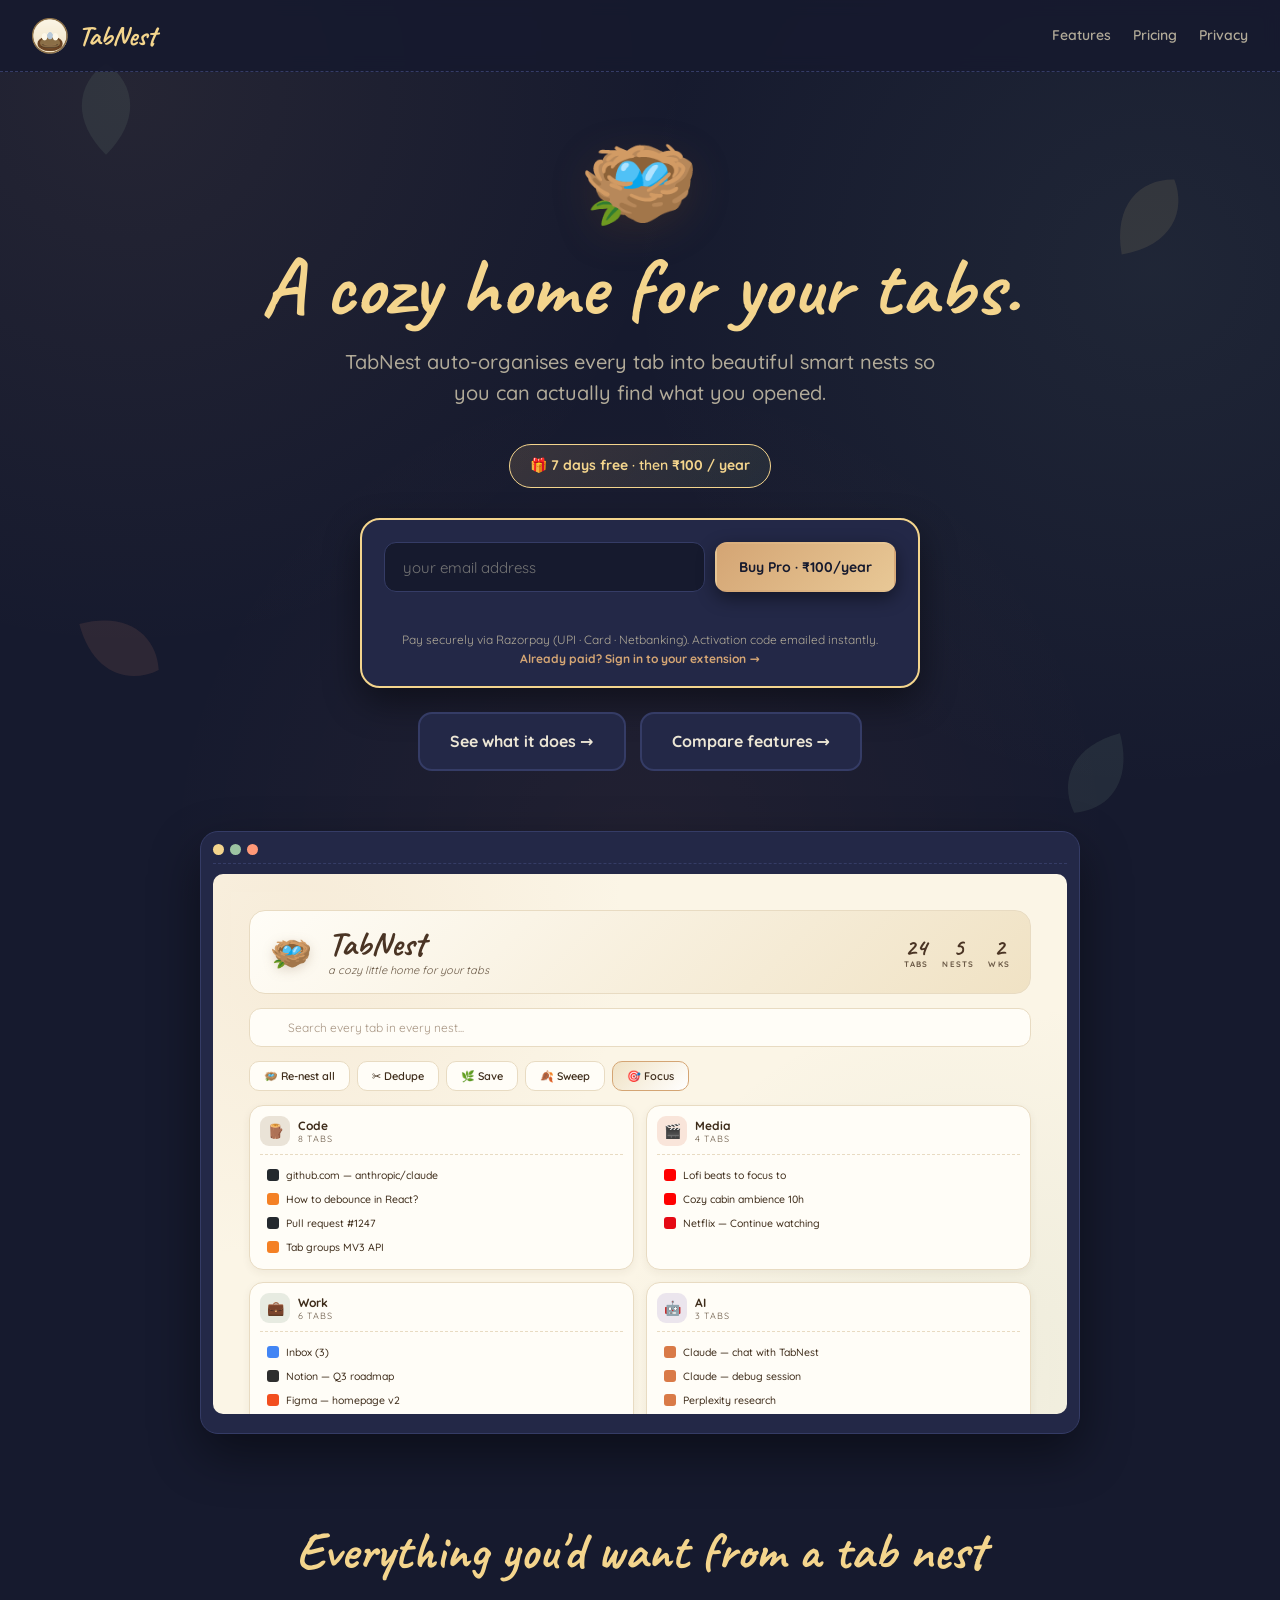
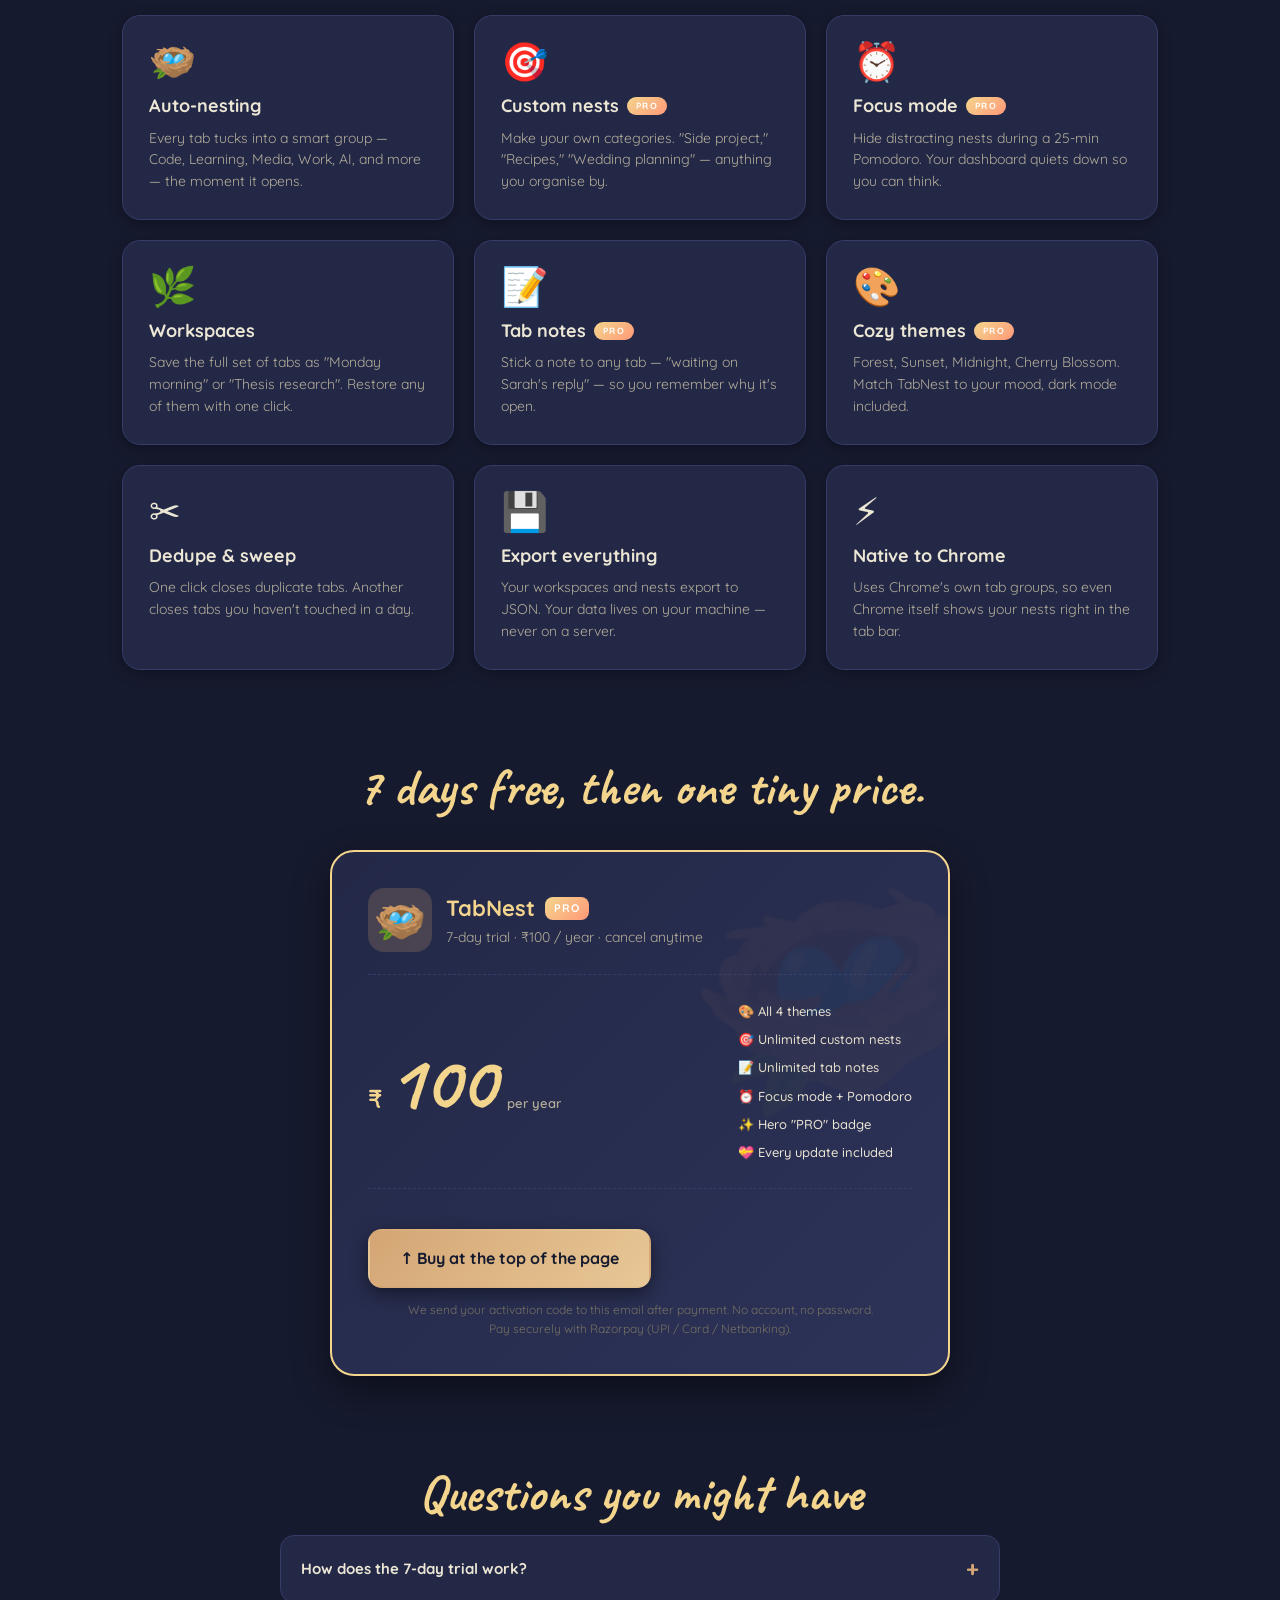
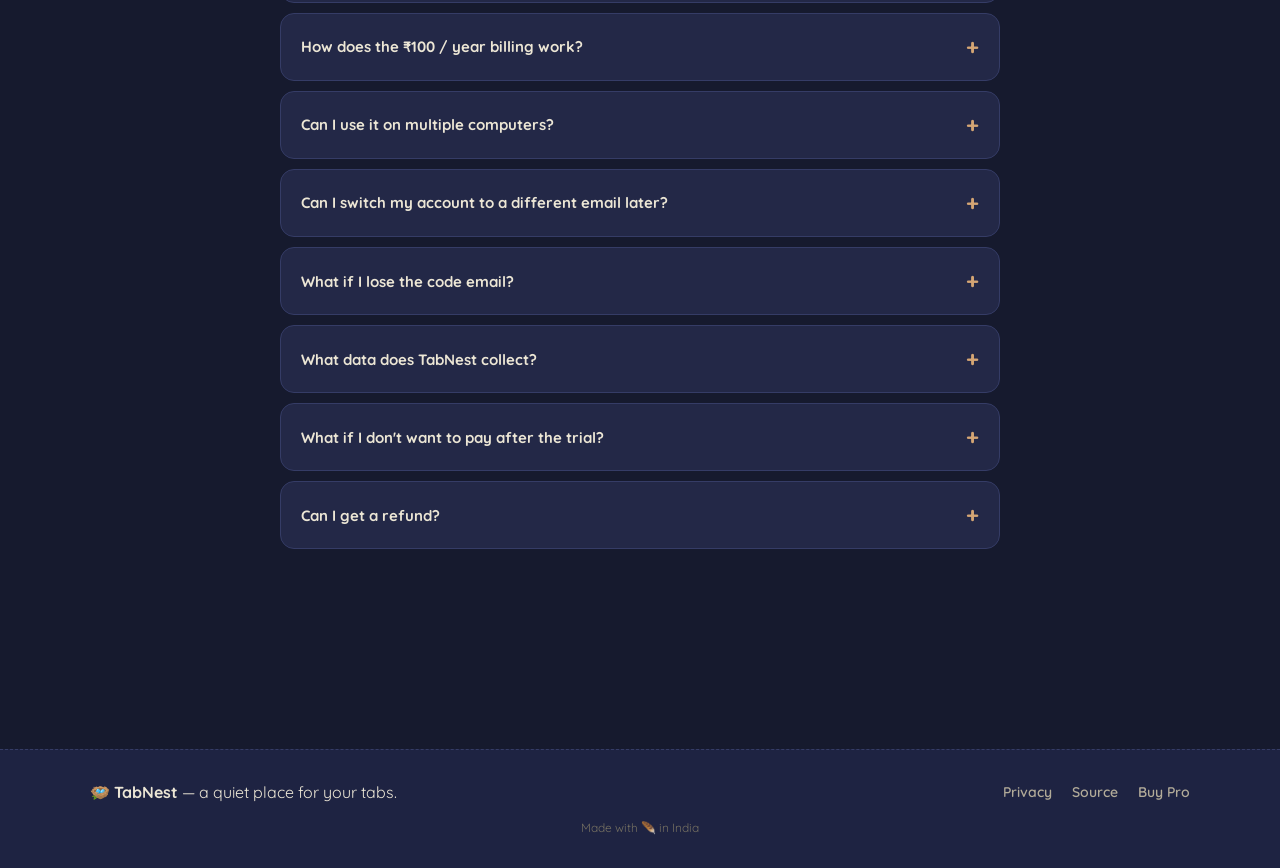
<file: index.html>
<!DOCTYPE html>
<html lang="en">
<head>
  <meta charset="UTF-8">
  <meta name="viewport" content="width=device-width, initial-scale=1.0">
  <title>TabNest — A cozy home for your tabs</title>
  <meta name="description" content="A beautifully organised Chrome tab manager. Auto-groups tabs into smart nests, saves workspaces, and helps you focus. ₹100 / year for Pro.">
  <link rel="icon" href="assets/icon.png">
  <link rel="preconnect" href="https://fonts.googleapis.com">
  <link rel="preconnect" href="https://fonts.gstatic.com" crossorigin>
  <link href="https://fonts.googleapis.com/css2?family=Quicksand:wght@400;500;600;700&family=Caveat:wght@500;600;700&display=swap" rel="stylesheet">
  <link rel="stylesheet" href="styles.css">
  <meta property="og:title" content="TabNest — A cozy home for your tabs">
  <meta property="og:description" content="Auto-organise every tab into beautiful smart nests. Workspaces, focus mode, themes.">
  <meta property="og:image" content="assets/icon-large.png">
</head>
<body>
  <div class="bg-decor">
    <svg class="leaf leaf-1" viewBox="0 0 60 60"><path d="M30 5 C 15 15 10 35 30 55 C 50 35 45 15 30 5 Z" fill="currentColor"/></svg>
    <svg class="leaf leaf-2" viewBox="0 0 60 60"><path d="M30 5 C 15 15 10 35 30 55 C 50 35 45 15 30 5 Z" fill="currentColor"/></svg>
    <svg class="leaf leaf-3" viewBox="0 0 60 60"><path d="M30 5 C 15 15 10 35 30 55 C 50 35 45 15 30 5 Z" fill="currentColor"/></svg>
    <svg class="leaf leaf-4" viewBox="0 0 60 60"><path d="M30 5 C 15 15 10 35 30 55 C 50 35 45 15 30 5 Z" fill="currentColor"/></svg>
  </div>

  <header class="topbar">
    <a class="logo" href="#">
      <img src="assets/icon.png" alt="TabNest" width="36" height="36">
      <span>TabNest</span>
    </a>
    <nav>
      <a href="#features">Features</a>
      <a href="#pricing">Pricing</a>
      <a href="privacy.html">Privacy</a>
    </nav>
  </header>

  <main>
    <section class="hero">
      <div class="hero-emoji">🪺</div>
      <h1 class="title">A cozy home for your tabs.</h1>
      <p class="subtitle">TabNest auto-organises every tab into beautiful smart nests so you can actually find what you opened.</p>
      <div class="trial-pitch">🎁 <strong>7 days free</strong> · then <strong>₹100 / year</strong></div>

      <div class="hero-buy-card">
        <div class="hero-buy-grid">
          <input type="email" id="buyer-email" placeholder="your email address" autocomplete="email" />
          <button class="cta primary buy-btn" id="buy-btn">Buy Pro · ₹100/year</button>
        </div>
        <div id="status" class="buy-status"></div>
        <div class="hero-buy-fine">
          Pay securely via Razorpay (UPI · Card · Netbanking). Activation code emailed instantly.
          <br><a class="hero-already-paid" href="#" id="hero-signin">Already paid? Sign in to your extension →</a>
        </div>
      </div>

      <div class="cta-row">
        <a class="cta ghost" href="#features">See what it does →</a>
        <a class="cta ghost" href="#pricing">Compare features →</a>
      </div>
      <div class="hero-screenshot">
        <div class="screenshot-frame">
          <div class="dots-frame"><span></span><span></span><span></span></div>
          <iframe class="screenshot-iframe" src="preview.html" loading="lazy" title="TabNest dashboard preview"></iframe>
        </div>
      </div>
    </section>

    <section id="features" class="features">
      <h2 class="section-title caveat">Everything you'd want from a tab nest</h2>
      <div class="feature-grid">
        <div class="feature">
          <div class="feature-icon">🪺</div>
          <h3>Auto-nesting</h3>
          <p>Every tab tucks into a smart group — Code, Learning, Media, Work, AI, and more — the moment it opens.</p>
        </div>
        <div class="feature">
          <div class="feature-icon">🎯</div>
          <h3>Custom nests <span class="pro-pill">PRO</span></h3>
          <p>Make your own categories. "Side project," "Recipes," "Wedding planning" — anything you organise by.</p>
        </div>
        <div class="feature">
          <div class="feature-icon">⏰</div>
          <h3>Focus mode <span class="pro-pill">PRO</span></h3>
          <p>Hide distracting nests during a 25-min Pomodoro. Your dashboard quiets down so you can think.</p>
        </div>
        <div class="feature">
          <div class="feature-icon">🌿</div>
          <h3>Workspaces</h3>
          <p>Save the full set of tabs as "Monday morning" or "Thesis research". Restore any of them with one click.</p>
        </div>
        <div class="feature">
          <div class="feature-icon">📝</div>
          <h3>Tab notes <span class="pro-pill">PRO</span></h3>
          <p>Stick a note to any tab — "waiting on Sarah's reply" — so you remember why it's open.</p>
        </div>
        <div class="feature">
          <div class="feature-icon">🎨</div>
          <h3>Cozy themes <span class="pro-pill">PRO</span></h3>
          <p>Forest, Sunset, Midnight, Cherry Blossom. Match TabNest to your mood, dark mode included.</p>
        </div>
        <div class="feature">
          <div class="feature-icon">✂️</div>
          <h3>Dedupe & sweep</h3>
          <p>One click closes duplicate tabs. Another closes tabs you haven't touched in a day.</p>
        </div>
        <div class="feature">
          <div class="feature-icon">💾</div>
          <h3>Export everything</h3>
          <p>Your workspaces and nests export to JSON. Your data lives on your machine — never on a server.</p>
        </div>
        <div class="feature">
          <div class="feature-icon">⚡</div>
          <h3>Native to Chrome</h3>
          <p>Uses Chrome's own tab groups, so even Chrome itself shows your nests right in the tab bar.</p>
        </div>
      </div>
    </section>

    <section id="pricing" class="pricing">
      <h2 class="section-title caveat">7 days free, then one tiny price.</h2>
      <div class="pricing-card">
        <div class="pricing-head">
          <div class="pricing-logo">🪺</div>
          <div>
            <div class="pricing-name">TabNest <span class="pro-badge">PRO</span></div>
            <div class="pricing-desc">7-day trial · ₹100 / year · cancel anytime</div>
          </div>
        </div>
        <div class="pricing-row">
          <div class="pricing-amount">
            <span class="rupee">₹</span><span class="amount">100</span>
            <span class="pricing-period">per year</span>
          </div>
          <ul class="pricing-list">
            <li>🎨 All 4 themes</li>
            <li>🎯 Unlimited custom nests</li>
            <li>📝 Unlimited tab notes</li>
            <li>⏰ Focus mode + Pomodoro</li>
            <li>✨ Hero "PRO" badge</li>
            <li>💝 Every update included</li>
          </ul>
        </div>
        <a class="cta primary full-cta" href="#top">↑ Buy at the top of the page</a>
        <div class="pricing-fine">
          We send your activation code to this email after payment. No account, no password.<br>
          Pay securely with Razorpay (UPI / Card / Netbanking).
        </div>
      </div>
    </section>

    <section class="faq">
      <h2 class="section-title caveat">Questions you might have</h2>
      <details>
        <summary>How does the 7-day trial work?</summary>
        <p>Install TabNest, enter your email, paste the 6-digit code we send you. That's it — every feature is unlocked for 7 days. No credit card required upfront.</p>
      </details>
      <details>
        <summary>How does the ₹100 / year billing work?</summary>
        <p>You pay ₹100 once and Pro stays active for 365 days. After a year, you renew with another ₹100 payment to keep using Pro features. Use on as many of your own browsers as you sign in to with the same email.</p>
      </details>
      <details>
        <summary>Can I use it on multiple computers?</summary>
        <p>Yes. Sign in with the same email and code on each browser/device.</p>
      </details>
      <details>
        <summary>Can I switch my account to a different email later?</summary>
        <p>Yes. In Settings → TabNest Pro → switch account. The trial or Pro state moves to the new email — no trial reset.</p>
      </details>
      <details>
        <summary>What if I lose the code email?</summary>
        <p>Search your inbox for "TabNest activation". Still nothing? Email us — we'll re-send by looking up your payment or trial.</p>
      </details>
      <details>
        <summary>What data does TabNest collect?</summary>
        <p>Everything about your tabs stays on your machine. We only store your email, a device fingerprint (for trial anti-abuse), and a 6-digit code on our server. <a href="privacy.html">Full privacy policy →</a></p>
      </details>
      <details>
        <summary>What if I don't want to pay after the trial?</summary>
        <p>The extension shows your existing data in read-only mode but actions stop working. Subscribe anytime to unlock — your workspaces, custom nests, and notes are all still there waiting.</p>
      </details>
      <details>
        <summary>Can I get a refund?</summary>
        <p>Yes — drop us an email within 7 days of paying. No questions, full refund.</p>
      </details>
    </section>
  </main>

  <footer class="footer">
    <div class="footer-row">
      <div>
        <strong>🪺 TabNest</strong> — a quiet place for your tabs.
      </div>
      <div class="footer-links">
        <a href="privacy.html">Privacy</a>
        <a href="https://github.com/Janhavi12800/tabnest" target="_blank" rel="noopener">Source</a>
        <a href="#pricing">Buy Pro</a>
      </div>
    </div>
    <div class="footer-bottom">Made with 🪶 in India</div>
  </footer>

  <script src="https://checkout.razorpay.com/v1/checkout.js"></script>
  <script src="checkout.js"></script>
</body>
</html>
</file>
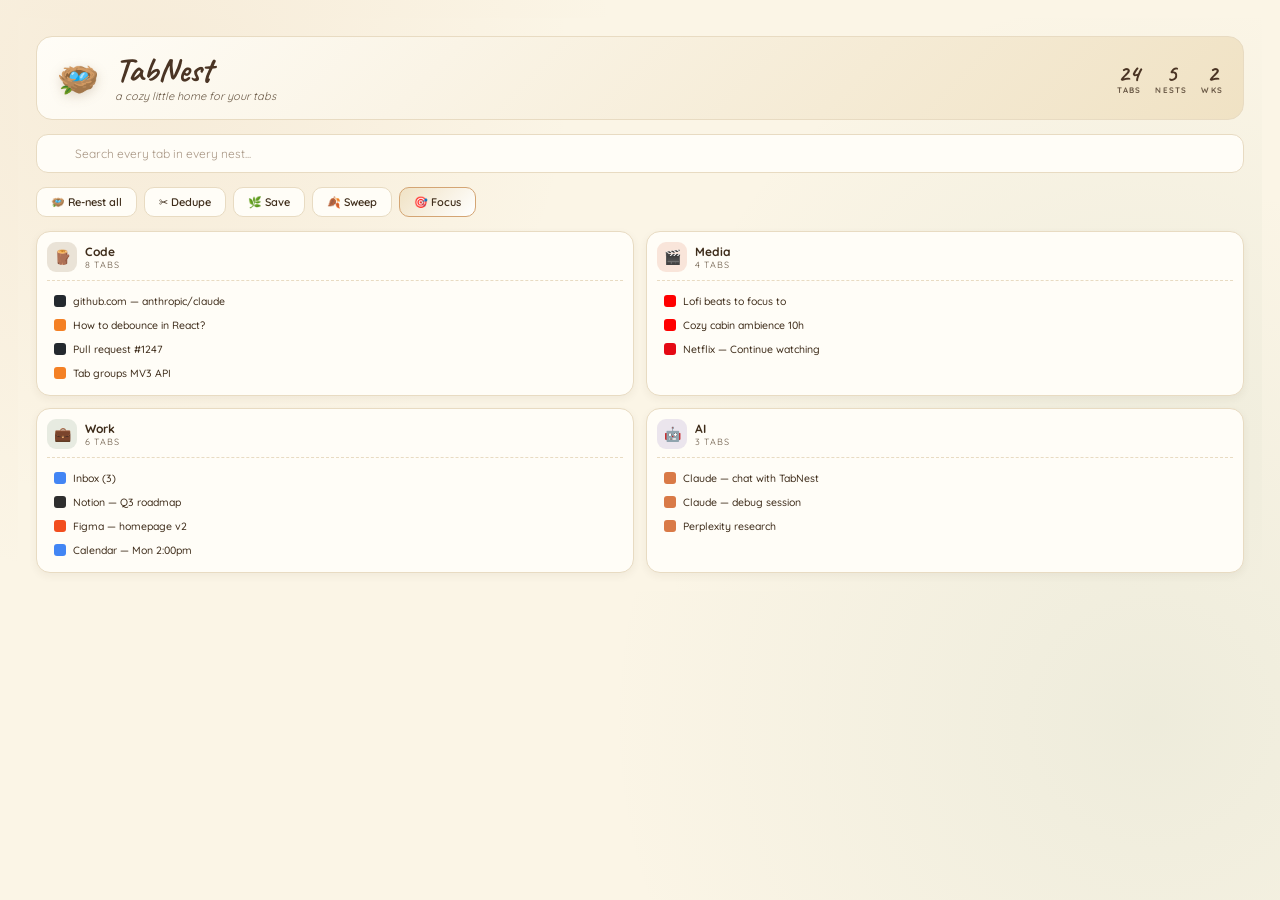
<file: preview.html>
<!DOCTYPE html>
<html lang="en">
<head>
  <meta charset="UTF-8">
  <title>TabNest preview</title>
  <link rel="preconnect" href="https://fonts.googleapis.com">
  <link rel="preconnect" href="https://fonts.gstatic.com" crossorigin>
  <link href="https://fonts.googleapis.com/css2?family=Quicksand:wght@400;500;600;700&family=Caveat:wght@500;600;700&display=swap" rel="stylesheet">
  <style>
    * { box-sizing: border-box; margin: 0; padding: 0; }
    :root {
      --bg-main: #FBF5E6;
      --bg-card: #FFFDF7;
      --bg-accent: #F0E2C4;
      --brown-primary: #8B6F47;
      --brown-deep: #4A3424;
      --text-dark: #3E2C1A;
      --text-medium: #6B5A47;
      --text-light: #A89684;
      --border: #E8DBC2;
      --gold: #D4A574;
      --green: #7A9B7E;
      --orange: #E07856;
    }
    html, body {
      font-family: 'Quicksand', system-ui, sans-serif;
      background: var(--bg-main);
      color: var(--text-dark);
      min-height: 100%;
      padding: 18px;
      overflow: hidden;
      background-image:
        radial-gradient(circle at 10% 10%, rgba(212, 165, 116, 0.12) 0%, transparent 35%),
        radial-gradient(circle at 90% 80%, rgba(122, 155, 126, 0.10) 0%, transparent 40%);
    }
    .hero-card {
      background: linear-gradient(135deg, #FFFDF7, #F0E2C4);
      border: 1.5px solid var(--border);
      border-radius: 16px;
      padding: 16px 20px;
      margin-bottom: 14px;
      display: flex;
      align-items: center;
      gap: 16px;
    }
    .hero-logo {
      font-size: 34px;
      filter: drop-shadow(0 3px 6px rgba(107, 68, 35, 0.2));
    }
    .hero-title {
      font-family: 'Caveat', cursive;
      font-size: 34px;
      color: var(--brown-deep);
      font-weight: 700;
      line-height: 1;
    }
    .hero-sub {
      font-size: 11px;
      color: var(--text-medium);
      margin-top: 2px;
      font-style: italic;
    }
    .stats {
      margin-left: auto;
      display: flex;
      gap: 14px;
    }
    .stat-num {
      font-family: 'Caveat', cursive;
      font-size: 24px;
      color: var(--brown-deep);
      font-weight: 700;
      line-height: 1;
      text-align: center;
    }
    .stat-label {
      font-size: 8px;
      color: var(--text-medium);
      letter-spacing: 1.2px;
      text-transform: uppercase;
      text-align: center;
      font-weight: 700;
    }
    .search {
      width: 100%;
      padding: 11px 16px 11px 38px;
      border: 1.5px solid var(--border);
      background: var(--bg-card);
      border-radius: 12px;
      font-family: inherit;
      font-size: 12px;
      color: var(--text-light);
      position: relative;
      margin-bottom: 14px;
    }
    .search-wrap {
      position: relative;
      margin-bottom: 14px;
    }
    .search-wrap::before {
      content: '🔍';
      position: absolute;
      left: 14px;
      top: 50%;
      transform: translateY(-50%);
      font-size: 12px;
      opacity: 0.6;
    }
    .toolbar {
      display: flex;
      gap: 7px;
      margin-bottom: 14px;
      flex-wrap: wrap;
    }
    .tbtn {
      padding: 7px 14px;
      background: var(--bg-card);
      border: 1.5px solid var(--border);
      border-radius: 10px;
      font-size: 11px;
      font-weight: 600;
      color: var(--text-dark);
    }
    .tbtn.focus { background: linear-gradient(135deg, var(--bg-accent), #fff); border-color: var(--gold); }
    .nest-grid {
      display: grid;
      grid-template-columns: 1fr 1fr;
      gap: 12px;
    }
    .nest {
      background: var(--bg-card);
      border: 1.5px solid var(--border);
      border-radius: 14px;
      padding: 10px;
      box-shadow: 0 3px 8px rgba(74, 56, 41, 0.06);
    }
    .nest-head {
      display: flex;
      align-items: center;
      gap: 8px;
      padding-bottom: 8px;
      border-bottom: 1px dashed var(--border);
      margin-bottom: 8px;
    }
    .nest-icon {
      width: 30px;
      height: 30px;
      border-radius: 9px;
      display: flex;
      align-items: center;
      justify-content: center;
      font-size: 14px;
      flex-shrink: 0;
    }
    .nest-icon.code { background: rgba(139, 111, 71, 0.18); }
    .nest-icon.media { background: rgba(224, 120, 86, 0.18); }
    .nest-icon.work { background: rgba(122, 155, 126, 0.18); }
    .nest-icon.ai { background: rgba(142, 124, 195, 0.18); }
    .nest-name {
      font-size: 12px;
      font-weight: 700;
      color: var(--text-dark);
    }
    .nest-count {
      font-size: 9px;
      color: var(--text-medium);
      letter-spacing: 1px;
      text-transform: uppercase;
    }
    .tab {
      display: flex;
      align-items: center;
      gap: 7px;
      padding: 5px 7px;
      border-radius: 7px;
      font-size: 10.5px;
      color: var(--text-dark);
      font-weight: 500;
    }
    .tab:hover { background: var(--bg-accent); }
    .fav {
      width: 12px;
      height: 12px;
      border-radius: 3px;
      flex-shrink: 0;
    }
    .fav.gh { background: #24292e; }
    .fav.so { background: #f48024; }
    .fav.yt { background: #ff0000; }
    .fav.nf { background: #e50914; }
    .fav.nt { background: #2e2e2e; }
    .fav.fg { background: #f24e1e; }
    .fav.cl { background: #d97a47; }
    .fav.gp { background: #4285f4; }
  </style>
</head>
<body>
  <div class="hero-card">
    <div class="hero-logo">🪺</div>
    <div>
      <div class="hero-title">TabNest</div>
      <div class="hero-sub">a cozy little home for your tabs</div>
    </div>
    <div class="stats">
      <div><div class="stat-num">24</div><div class="stat-label">tabs</div></div>
      <div><div class="stat-num">5</div><div class="stat-label">nests</div></div>
      <div><div class="stat-num">2</div><div class="stat-label">wks</div></div>
    </div>
  </div>

  <div class="search-wrap">
    <div class="search">Search every tab in every nest...</div>
  </div>

  <div class="toolbar">
    <div class="tbtn">🪺 Re-nest all</div>
    <div class="tbtn">✂️ Dedupe</div>
    <div class="tbtn">🌿 Save</div>
    <div class="tbtn">🍂 Sweep</div>
    <div class="tbtn focus">🎯 Focus</div>
  </div>

  <div class="nest-grid">
    <div class="nest">
      <div class="nest-head">
        <div class="nest-icon code">🪵</div>
        <div>
          <div class="nest-name">Code</div>
          <div class="nest-count">8 tabs</div>
        </div>
      </div>
      <div class="tab"><div class="fav gh"></div>github.com — anthropic/claude</div>
      <div class="tab"><div class="fav so"></div>How to debounce in React?</div>
      <div class="tab"><div class="fav gh"></div>Pull request #1247</div>
      <div class="tab"><div class="fav so"></div>Tab groups MV3 API</div>
    </div>
    <div class="nest">
      <div class="nest-head">
        <div class="nest-icon media">🎬</div>
        <div>
          <div class="nest-name">Media</div>
          <div class="nest-count">4 tabs</div>
        </div>
      </div>
      <div class="tab"><div class="fav yt"></div>Lofi beats to focus to</div>
      <div class="tab"><div class="fav yt"></div>Cozy cabin ambience 10h</div>
      <div class="tab"><div class="fav nf"></div>Netflix — Continue watching</div>
    </div>
    <div class="nest">
      <div class="nest-head">
        <div class="nest-icon work">💼</div>
        <div>
          <div class="nest-name">Work</div>
          <div class="nest-count">6 tabs</div>
        </div>
      </div>
      <div class="tab"><div class="fav gp"></div>Inbox (3)</div>
      <div class="tab"><div class="fav nt"></div>Notion — Q3 roadmap</div>
      <div class="tab"><div class="fav fg"></div>Figma — homepage v2</div>
      <div class="tab"><div class="fav gp"></div>Calendar — Mon 2:00pm</div>
    </div>
    <div class="nest">
      <div class="nest-head">
        <div class="nest-icon ai">🤖</div>
        <div>
          <div class="nest-name">AI</div>
          <div class="nest-count">3 tabs</div>
        </div>
      </div>
      <div class="tab"><div class="fav cl"></div>Claude — chat with TabNest</div>
      <div class="tab"><div class="fav cl"></div>Claude — debug session</div>
      <div class="tab"><div class="fav cl"></div>Perplexity research</div>
    </div>
  </div>
</body>
</html>
</file>
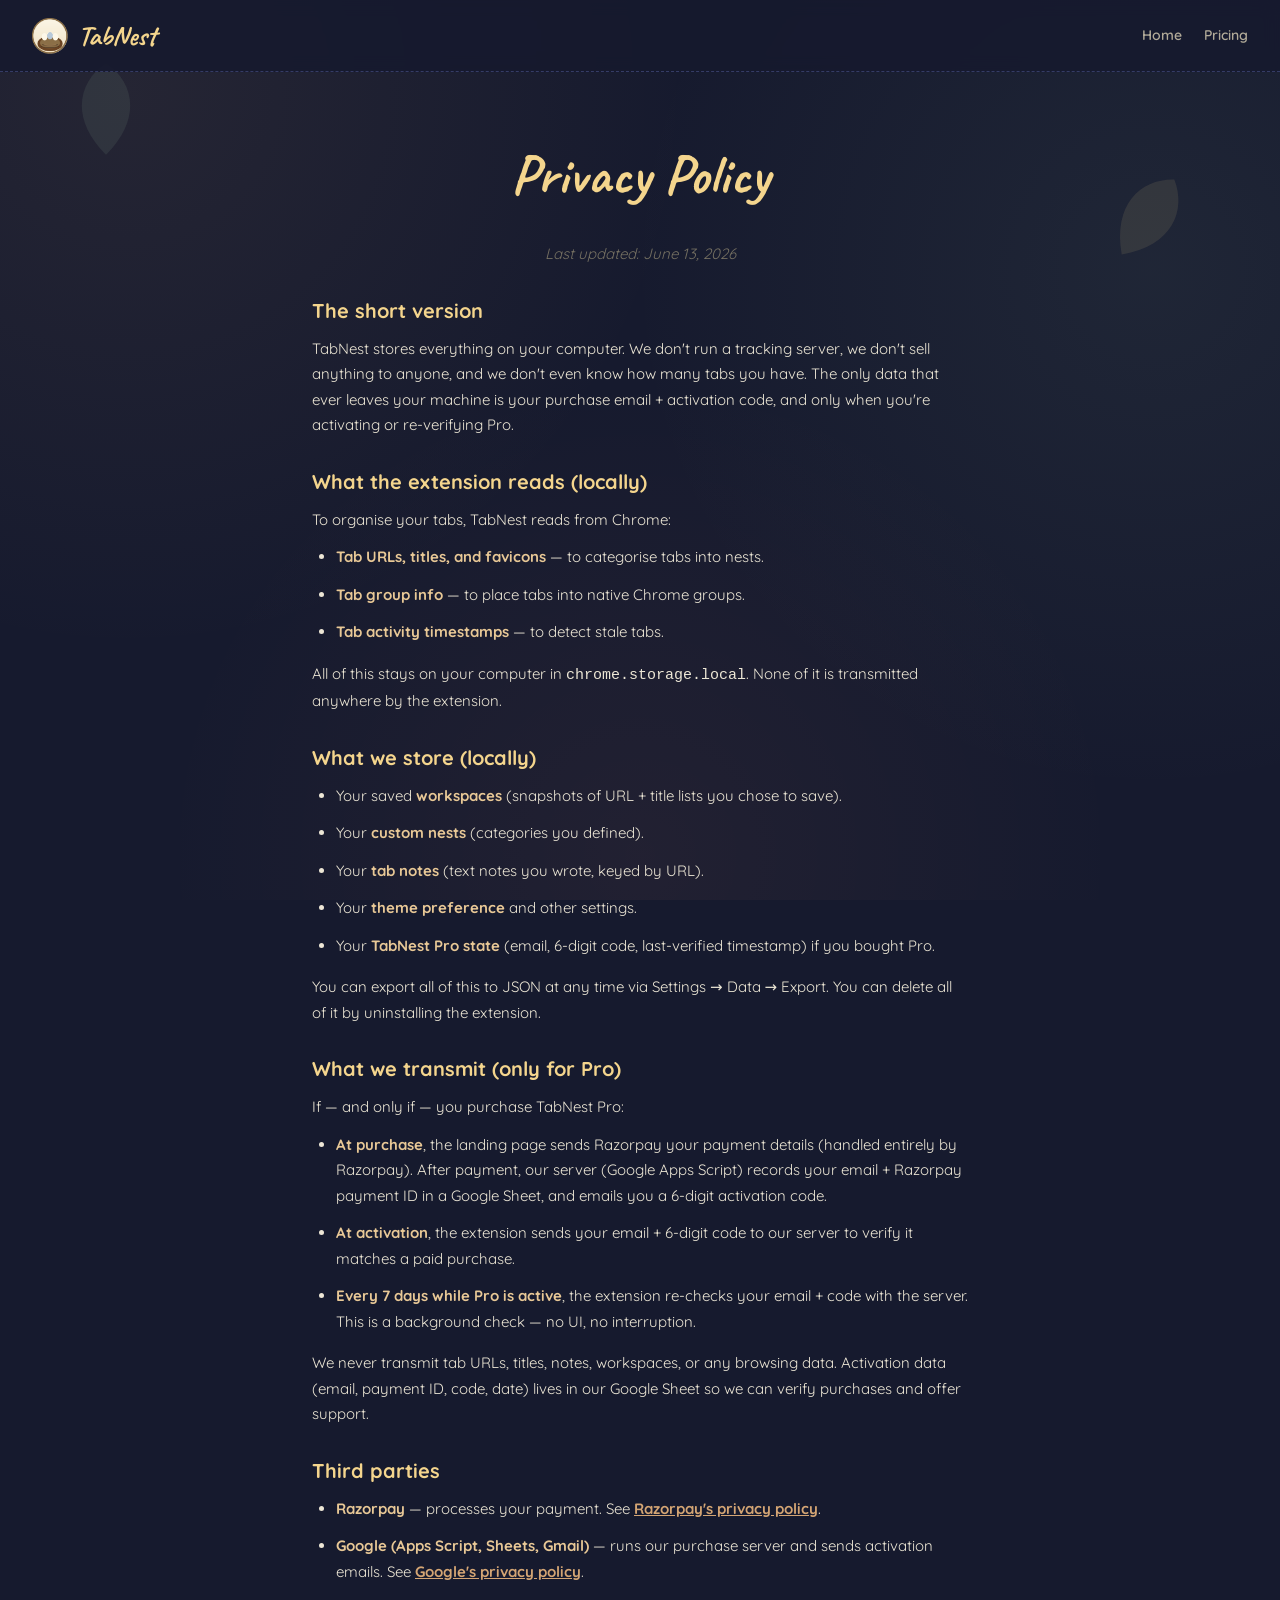
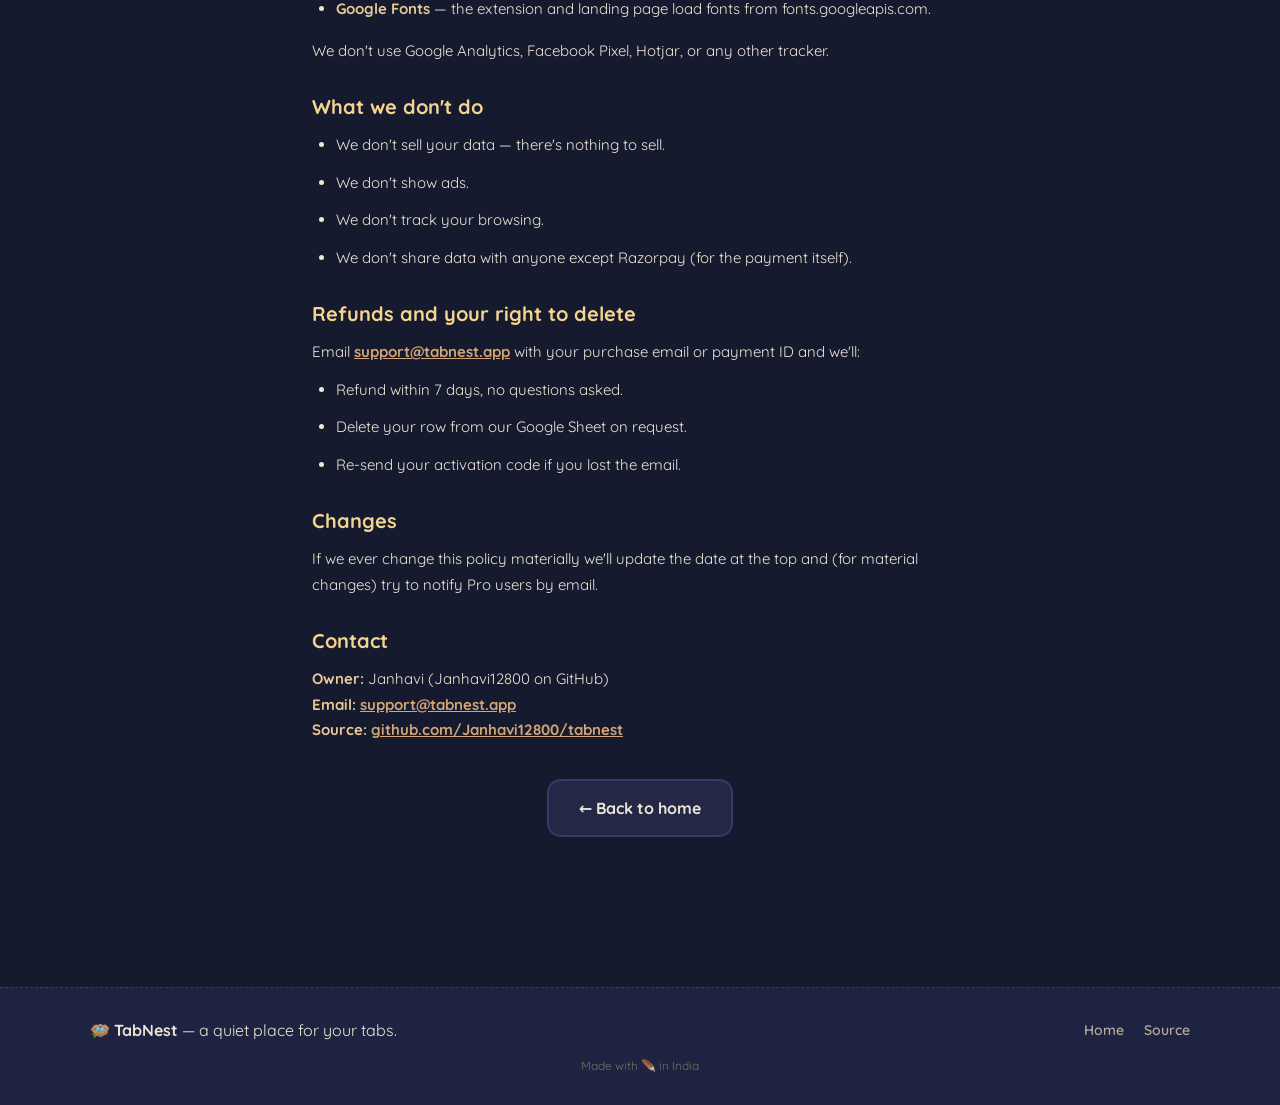
<file: privacy.html>
<!DOCTYPE html>
<html lang="en">
<head>
  <meta charset="UTF-8">
  <meta name="viewport" content="width=device-width, initial-scale=1.0">
  <title>Privacy Policy — TabNest</title>
  <link rel="icon" href="assets/icon.png">
  <link rel="preconnect" href="https://fonts.googleapis.com">
  <link rel="preconnect" href="https://fonts.gstatic.com" crossorigin>
  <link href="https://fonts.googleapis.com/css2?family=Quicksand:wght@400;500;600;700&family=Caveat:wght@500;600;700&display=swap" rel="stylesheet">
  <link rel="stylesheet" href="styles.css">
</head>
<body>
  <div class="bg-decor">
    <svg class="leaf leaf-1" viewBox="0 0 60 60"><path d="M30 5 C 15 15 10 35 30 55 C 50 35 45 15 30 5 Z" fill="currentColor"/></svg>
    <svg class="leaf leaf-2" viewBox="0 0 60 60"><path d="M30 5 C 15 15 10 35 30 55 C 50 35 45 15 30 5 Z" fill="currentColor"/></svg>
  </div>

  <header class="topbar">
    <a class="logo" href="index.html">
      <img src="assets/icon.png" alt="TabNest" width="36" height="36">
      <span>TabNest</span>
    </a>
    <nav>
      <a href="index.html">Home</a>
      <a href="index.html#pricing">Pricing</a>
    </nav>
  </header>

  <main class="page">
    <h1>Privacy Policy</h1>
    <p style="text-align: center; color: var(--text-light); font-style: italic;">Last updated: June 13, 2026</p>

    <h2>The short version</h2>
    <p>
      TabNest stores everything on your computer. We don't run a tracking server, we don't sell anything to anyone,
      and we don't even know how many tabs you have. The only data that ever leaves your machine is your purchase
      email + activation code, and only when you're activating or re-verifying Pro.
    </p>

    <h2>What the extension reads (locally)</h2>
    <p>To organise your tabs, TabNest reads from Chrome:</p>
    <ul>
      <li><strong>Tab URLs, titles, and favicons</strong> — to categorise tabs into nests.</li>
      <li><strong>Tab group info</strong> — to place tabs into native Chrome groups.</li>
      <li><strong>Tab activity timestamps</strong> — to detect stale tabs.</li>
    </ul>
    <p>
      All of this stays on your computer in <code>chrome.storage.local</code>. None of it is transmitted anywhere by the extension.
    </p>

    <h2>What we store (locally)</h2>
    <ul>
      <li>Your saved <strong>workspaces</strong> (snapshots of URL + title lists you chose to save).</li>
      <li>Your <strong>custom nests</strong> (categories you defined).</li>
      <li>Your <strong>tab notes</strong> (text notes you wrote, keyed by URL).</li>
      <li>Your <strong>theme preference</strong> and other settings.</li>
      <li>Your <strong>TabNest Pro state</strong> (email, 6-digit code, last-verified timestamp) if you bought Pro.</li>
    </ul>
    <p>
      You can export all of this to JSON at any time via Settings → Data → Export. You can delete all of it by uninstalling the extension.
    </p>

    <h2>What we transmit (only for Pro)</h2>
    <p>
      If — and only if — you purchase TabNest Pro:
    </p>
    <ul>
      <li>
        <strong>At purchase</strong>, the landing page sends Razorpay your payment details (handled entirely by Razorpay).
        After payment, our server (Google Apps Script) records your email + Razorpay payment ID in a Google Sheet,
        and emails you a 6-digit activation code.
      </li>
      <li>
        <strong>At activation</strong>, the extension sends your email + 6-digit code to our server to verify it matches a paid purchase.
      </li>
      <li>
        <strong>Every 7 days while Pro is active</strong>, the extension re-checks your email + code with the server.
        This is a background check — no UI, no interruption.
      </li>
    </ul>
    <p>
      We never transmit tab URLs, titles, notes, workspaces, or any browsing data. Activation data
      (email, payment ID, code, date) lives in our Google Sheet so we can verify purchases and offer support.
    </p>

    <h2>Third parties</h2>
    <ul>
      <li><strong>Razorpay</strong> — processes your payment. See <a href="https://razorpay.com/privacy/" target="_blank" rel="noopener">Razorpay's privacy policy</a>.</li>
      <li><strong>Google (Apps Script, Sheets, Gmail)</strong> — runs our purchase server and sends activation emails. See <a href="https://policies.google.com/privacy" target="_blank" rel="noopener">Google's privacy policy</a>.</li>
      <li><strong>Google Fonts</strong> — the extension and landing page load fonts from fonts.googleapis.com.</li>
    </ul>
    <p>
      We don't use Google Analytics, Facebook Pixel, Hotjar, or any other tracker.
    </p>

    <h2>What we don't do</h2>
    <ul>
      <li>We don't sell your data — there's nothing to sell.</li>
      <li>We don't show ads.</li>
      <li>We don't track your browsing.</li>
      <li>We don't share data with anyone except Razorpay (for the payment itself).</li>
    </ul>

    <h2>Refunds and your right to delete</h2>
    <p>
      Email <a href="mailto:support@tabnest.app">support@tabnest.app</a> with your purchase email or payment ID and we'll:
    </p>
    <ul>
      <li>Refund within 7 days, no questions asked.</li>
      <li>Delete your row from our Google Sheet on request.</li>
      <li>Re-send your activation code if you lost the email.</li>
    </ul>

    <h2>Changes</h2>
    <p>
      If we ever change this policy materially we'll update the date at the top and (for material changes) try to notify Pro users by email.
    </p>

    <h2>Contact</h2>
    <p>
      <strong>Owner:</strong> Janhavi (Janhavi12800 on GitHub)<br>
      <strong>Email:</strong> <a href="mailto:support@tabnest.app">support@tabnest.app</a><br>
      <strong>Source:</strong> <a href="https://github.com/Janhavi12800/tabnest" target="_blank" rel="noopener">github.com/Janhavi12800/tabnest</a>
    </p>

    <div style="text-align: center; margin-top: 36px;">
      <a href="index.html" class="cta ghost">← Back to home</a>
    </div>
  </main>

  <footer class="footer">
    <div class="footer-row">
      <div><strong>🪺 TabNest</strong> — a quiet place for your tabs.</div>
      <div class="footer-links">
        <a href="index.html">Home</a>
        <a href="https://github.com/Janhavi12800/tabnest" target="_blank" rel="noopener">Source</a>
      </div>
    </div>
    <div class="footer-bottom">Made with 🪶 in India</div>
  </footer>
</body>
</html>
</file>
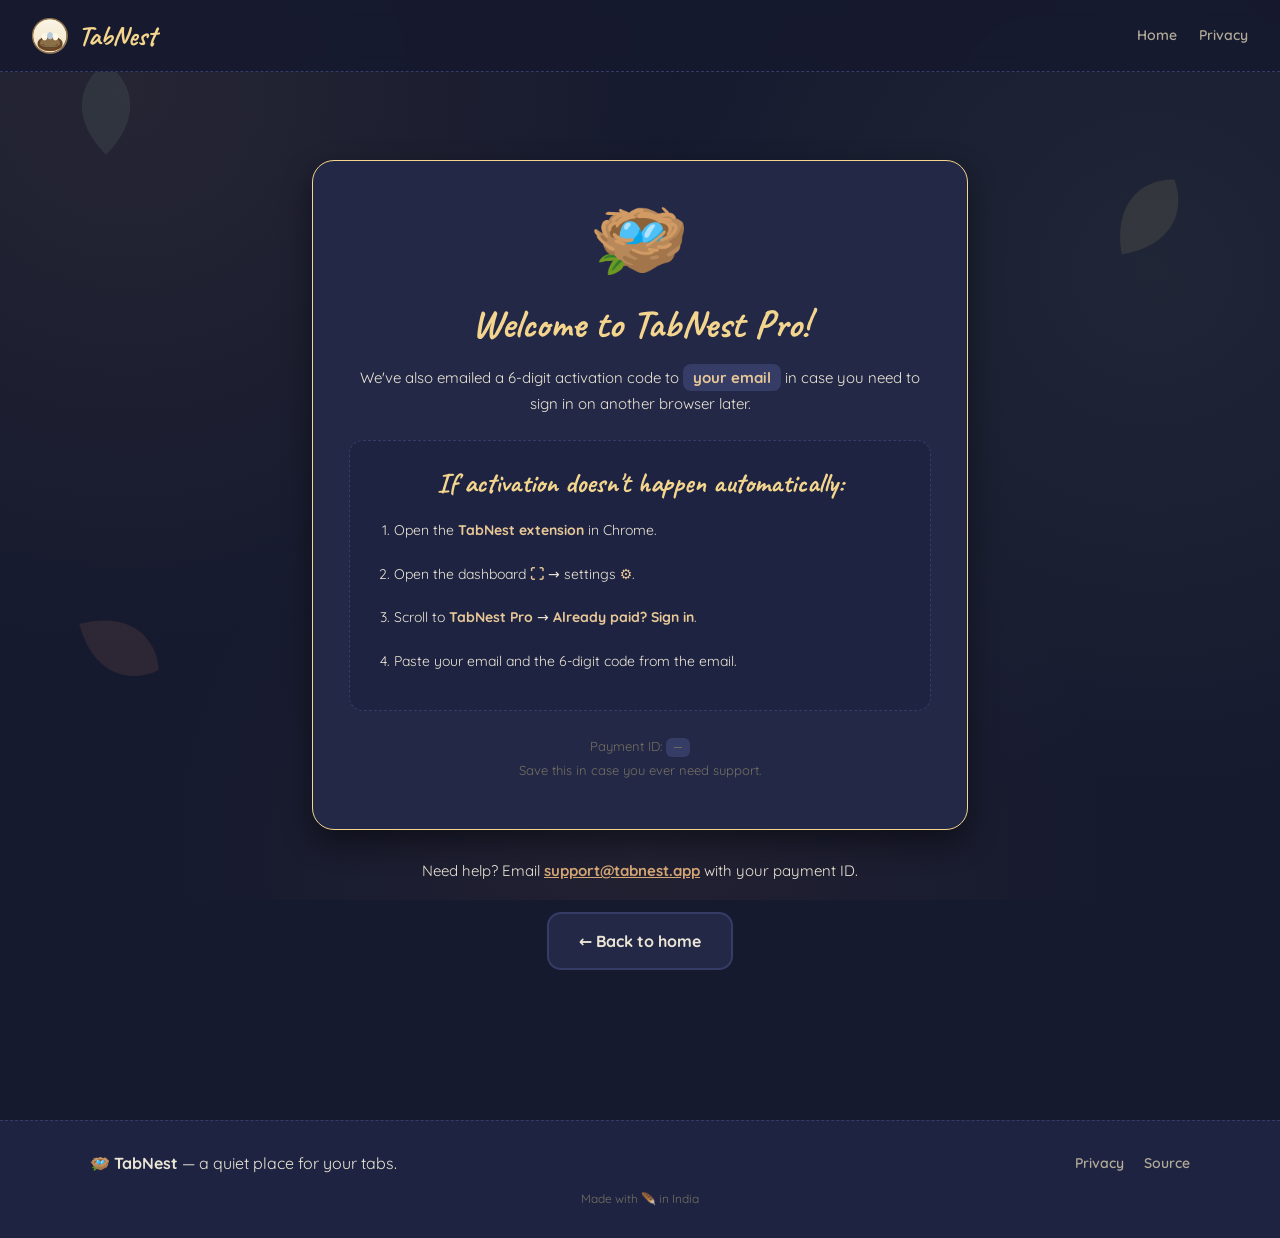
<file: success.html>
<!DOCTYPE html>
<html lang="en">
<head>
  <meta charset="UTF-8">
  <meta name="viewport" content="width=device-width, initial-scale=1.0">
  <title>Thanks for buying TabNest Pro 🪺</title>
  <link rel="icon" href="assets/icon.png">
  <link rel="preconnect" href="https://fonts.googleapis.com">
  <link rel="preconnect" href="https://fonts.gstatic.com" crossorigin>
  <link href="https://fonts.googleapis.com/css2?family=Quicksand:wght@400;500;600;700&family=Caveat:wght@500;600;700&display=swap" rel="stylesheet">
  <link rel="stylesheet" href="styles.css">
</head>
<body>
  <div class="bg-decor">
    <svg class="leaf leaf-1" viewBox="0 0 60 60"><path d="M30 5 C 15 15 10 35 30 55 C 50 35 45 15 30 5 Z" fill="currentColor"/></svg>
    <svg class="leaf leaf-2" viewBox="0 0 60 60"><path d="M30 5 C 15 15 10 35 30 55 C 50 35 45 15 30 5 Z" fill="currentColor"/></svg>
    <svg class="leaf leaf-3" viewBox="0 0 60 60"><path d="M30 5 C 15 15 10 35 30 55 C 50 35 45 15 30 5 Z" fill="currentColor"/></svg>
  </div>

  <header class="topbar">
    <a class="logo" href="index.html">
      <img src="assets/icon.png" alt="TabNest" width="36" height="36">
      <span>TabNest</span>
    </a>
    <nav>
      <a href="index.html">Home</a>
      <a href="privacy.html">Privacy</a>
    </nav>
  </header>

  <main class="page">
    <div class="success-card">
      <div class="success-emoji">🪺</div>
      <h2>Welcome to TabNest Pro!</h2>

      <div id="instant-banner" class="instant-banner" style="display:none">
        <div class="dot-pulse"></div>
        <div>
          <strong>Activating in your extension…</strong>
          <span>Switch back to your TabNest tab — Pro will unlock by itself in a few seconds.</span>
        </div>
      </div>

      <p>We've also emailed a 6-digit activation code to <span class="email-hl" id="email-out">your email</span> in case you need to sign in on another browser later.</p>

      <div class="steps">
        <h2 style="margin-top: 0; font-family: 'Caveat', cursive; font-size: 28px;">If activation doesn't happen automatically:</h2>
        <ol>
          <li>Open the <strong>TabNest extension</strong> in Chrome.</li>
          <li>Open the dashboard <strong>⛶</strong> → settings <strong>⚙️</strong>.</li>
          <li>Scroll to <strong>TabNest Pro</strong> → <strong>Already paid? Sign in</strong>.</li>
          <li>Paste your email and the 6-digit code from the email.</li>
        </ol>
      </div>

      <p style="font-size: 13px; color: var(--text-light); margin-top: 20px;">
        Payment ID: <code id="pid-out" style="background: var(--bg-accent); padding: 2px 8px; border-radius: 6px; font-family: monospace;">—</code>
        <br>Save this in case you ever need support.
      </p>
    </div>

    <p style="text-align: center; margin-top: 24px;">
      Need help? Email <a href="mailto:support@tabnest.app">support@tabnest.app</a> with your payment ID.
    </p>

    <div style="text-align: center; margin-top: 28px;">
      <a href="index.html" class="cta ghost">← Back to home</a>
    </div>
  </main>

  <footer class="footer">
    <div class="footer-row">
      <div><strong>🪺 TabNest</strong> — a quiet place for your tabs.</div>
      <div class="footer-links">
        <a href="privacy.html">Privacy</a>
        <a href="https://github.com/Janhavi12800/tabnest" target="_blank" rel="noopener">Source</a>
      </div>
    </div>
    <div class="footer-bottom">Made with 🪶 in India</div>
  </footer>

  <script>
    const params = new URLSearchParams(location.search);
    const email = params.get('email');
    const pid = params.get('pid');
    const from = params.get('from');
    if (email) document.getElementById('email-out').textContent = email;
    if (pid) document.getElementById('pid-out').textContent = pid;
    if (from === 'extension') {
      document.getElementById('instant-banner').style.display = 'flex';
    }
  </script>
</body>
</html>
</file>
<file: styles.css>
/* TabNest landing page — midnight theme */

* { box-sizing: border-box; margin: 0; padding: 0; }

:root {
  --bg-main: #161A2E;
  --bg-soft: #1E2342;
  --bg-card: #232847;
  --bg-card-hover: #2D3358;
  --bg-accent: #353C66;
  --brown-primary: #D4A574;
  --brown-dark: #E8C896;
  --brown-deep: #F4D58D;
  --text-dark: #ECE6D5;
  --text-medium: #B2AB99;
  --text-light: #757062;
  --border: #353C66;
  --gold: #F4D58D;
  --gold-soft: #FFE5A8;
  --green: #9CC4A2;
  --orange: #FF9978;
  --berry: #E07A8A;
  --shadow: rgba(0, 0, 0, 0.30);
  --shadow-md: rgba(0, 0, 0, 0.45);
  --shadow-lg: rgba(0, 0, 0, 0.60);
}

html, body {
  font-family: 'Quicksand', system-ui, -apple-system, 'Segoe UI', sans-serif;
  background: var(--bg-main);
  color: var(--text-dark);
  line-height: 1.55;
  min-height: 100vh;
  overflow-x: hidden;
}

body {
  background-image:
    radial-gradient(circle at 10% 10%, rgba(212, 165, 116, 0.08) 0%, transparent 40%),
    radial-gradient(circle at 90% 30%, rgba(156, 196, 162, 0.07) 0%, transparent 40%),
    radial-gradient(circle at 50% 95%, rgba(255, 153, 120, 0.05) 0%, transparent 45%);
  background-attachment: fixed;
}

.caveat { font-family: 'Caveat', cursive; }

/* ---------- Background leaves ---------- */
.bg-decor {
  position: fixed;
  inset: 0;
  pointer-events: none;
  z-index: 0;
}
.leaf {
  position: absolute;
  width: 110px;
  height: 110px;
  opacity: 0.10;
  animation: floaty 24s ease-in-out infinite;
}
.leaf-1 { top: 6%;  left: 4%;  color: var(--green); }
.leaf-2 { top: 18%; right: 6%; color: var(--gold); animation-delay: -6s; transform: rotate(35deg); }
.leaf-3 { bottom: 22%; left: 5%; color: var(--orange); animation-delay: -12s; transform: rotate(120deg); }
.leaf-4 { bottom: 8%;  right: 10%; color: var(--green); animation-delay: -18s; transform: rotate(210deg); }

@keyframes floaty {
  0%, 100% { transform: translateY(0) rotate(0deg); }
  50% { transform: translateY(-20px) rotate(8deg); }
}

/* ---------- Topbar ---------- */
.topbar {
  position: sticky;
  top: 0;
  z-index: 10;
  display: flex;
  align-items: center;
  justify-content: space-between;
  padding: 14px 32px;
  background: rgba(22, 26, 46, 0.88);
  backdrop-filter: blur(8px);
  border-bottom: 1px dashed var(--border);
}
.logo {
  display: flex;
  align-items: center;
  gap: 10px;
  text-decoration: none;
  color: var(--brown-deep);
  font-family: 'Caveat', cursive;
  font-size: 28px;
  font-weight: 700;
}
.topbar nav {
  display: flex;
  gap: 22px;
}
.topbar nav a {
  text-decoration: none;
  color: var(--text-medium);
  font-weight: 600;
  font-size: 14px;
  transition: color 0.15s;
}
.topbar nav a:hover { color: var(--brown-dark); }

/* ---------- Main layout ---------- */
main {
  position: relative;
  z-index: 1;
  max-width: 1100px;
  margin: 0 auto;
  padding: 60px 32px;
}

.section-title {
  font-size: 52px;
  font-weight: 700;
  color: var(--brown-deep);
  text-align: center;
  margin-bottom: 14px;
  line-height: 1.05;
}

/* ---------- Hero ---------- */
.hero {
  text-align: center;
  margin-bottom: 90px;
}
.hero-emoji {
  font-size: 96px;
  line-height: 1;
  margin-bottom: 18px;
  filter: drop-shadow(0 10px 18px rgba(107, 68, 35, 0.25));
  animation: bob 4s ease-in-out infinite;
}
@keyframes bob {
  0%, 100% { transform: translateY(0) rotate(-3deg); }
  50% { transform: translateY(-6px) rotate(3deg); }
}
.title {
  font-family: 'Caveat', cursive;
  font-size: 82px;
  font-weight: 700;
  color: var(--brown-deep);
  line-height: 1.0;
  letter-spacing: 0.5px;
  margin-bottom: 18px;
}
.subtitle {
  font-size: 20px;
  color: var(--text-medium);
  font-weight: 500;
  max-width: 620px;
  margin: 0 auto 36px;
  line-height: 1.55;
}

.trial-pitch {
  display: inline-block;
  padding: 10px 20px;
  background: linear-gradient(135deg, rgba(212, 165, 116, 0.18), rgba(122, 155, 126, 0.12));
  border: 1.5px solid var(--gold);
  border-radius: 24px;
  font-size: 14px;
  color: var(--brown-deep);
  margin-bottom: 22px;
  font-weight: 600;
}
.trial-pitch strong { color: var(--brown-deep); font-weight: 700; }

/* ---------- Hero buy card (above the fold) ---------- */
.hero-buy-card {
  max-width: 560px;
  margin: 8px auto 24px;
  padding: 22px 22px 18px;
  background: var(--bg-card);
  border: 2px solid var(--gold);
  border-radius: 20px;
  box-shadow: 0 14px 36px var(--shadow-md);
  text-align: left;
}
.hero-buy-grid {
  display: grid;
  grid-template-columns: 1fr auto;
  gap: 10px;
  margin-bottom: 6px;
}
.hero-buy-grid input[type="email"] {
  padding: 14px 18px;
  border: 1.5px solid var(--border);
  background: var(--bg-main);
  border-radius: 12px;
  font-family: inherit;
  font-size: 15px;
  color: var(--text-dark);
  outline: none;
  transition: border-color 0.15s;
}
.hero-buy-grid input[type="email"]:focus {
  border-color: var(--gold);
  box-shadow: 0 0 0 3px rgba(212, 165, 116, 0.20);
}
.hero-buy-grid .buy-btn {
  padding: 14px 22px;
  font-size: 14px;
  font-weight: 800;
  border-radius: 12px;
  cursor: pointer;
  white-space: nowrap;
}
.hero-buy-fine {
  font-size: 12px;
  color: var(--text-medium);
  text-align: center;
  line-height: 1.6;
  margin-top: 4px;
}
.hero-already-paid {
  color: var(--brown-primary);
  font-weight: 700;
  text-decoration: none;
}
.hero-already-paid:hover { text-decoration: underline; }

.full-cta {
  display: block;
  text-align: center;
  margin: 18px auto 12px;
  max-width: 360px;
}

@media (max-width: 600px) {
  .hero-buy-card { padding: 18px 16px; }
  .hero-buy-grid { grid-template-columns: 1fr; gap: 8px; }
  .hero-buy-grid .buy-btn { width: 100%; }
}

.cta-row {
  display: flex;
  gap: 14px;
  justify-content: center;
  flex-wrap: wrap;
  margin-bottom: 60px;
}

.cta {
  display: inline-flex;
  align-items: center;
  gap: 8px;
  padding: 15px 30px;
  border-radius: 14px;
  text-decoration: none;
  font-family: inherit;
  font-size: 16px;
  font-weight: 700;
  cursor: pointer;
  transition: all 0.2s;
  border: 2px solid transparent;
}
.cta.primary {
  background: linear-gradient(135deg, var(--brown-primary), var(--brown-dark));
  color: var(--bg-main);
  box-shadow: 0 6px 18px var(--shadow-md);
}
.cta.primary:hover {
  transform: translateY(-3px);
  box-shadow: 0 12px 28px var(--shadow-lg);
}
.cta.ghost {
  background: var(--bg-card);
  border-color: var(--border);
  color: var(--text-dark);
}
.cta.ghost:hover {
  border-color: var(--gold);
  transform: translateY(-3px);
  box-shadow: 0 6px 18px var(--shadow);
}

/* ---------- Hero screenshot ---------- */
.hero-screenshot {
  max-width: 880px;
  margin: 0 auto;
}
.screenshot-frame {
  background: var(--bg-card);
  border: 1.5px solid var(--border);
  border-radius: 18px;
  padding: 12px;
  box-shadow: 0 20px 50px var(--shadow-md);
  position: relative;
  overflow: hidden;
}
.dots-frame {
  display: flex;
  gap: 6px;
  padding-bottom: 8px;
  border-bottom: 1px dashed var(--border);
  margin-bottom: 10px;
}
.dots-frame span {
  width: 11px;
  height: 11px;
  border-radius: 50%;
  background: var(--gold);
}
.dots-frame span:nth-child(2) { background: var(--green); }
.dots-frame span:nth-child(3) { background: var(--orange); }
.screenshot-iframe {
  width: 100%;
  height: 540px;
  border: none;
  border-radius: 10px;
  background: var(--bg-soft);
  pointer-events: none;
}

/* ---------- Features ---------- */
.features {
  margin-bottom: 90px;
}
.feature-grid {
  display: grid;
  grid-template-columns: repeat(auto-fit, minmax(280px, 1fr));
  gap: 20px;
  margin-top: 36px;
}
.feature {
  background: var(--bg-card);
  border: 1.5px solid var(--border);
  border-radius: 18px;
  padding: 26px;
  box-shadow: 0 4px 14px var(--shadow);
  transition: transform 0.2s;
}
.feature:hover {
  transform: translateY(-4px);
  box-shadow: 0 10px 24px var(--shadow-md);
}
.feature-icon {
  font-size: 38px;
  line-height: 1;
  margin-bottom: 12px;
}
.feature h3 {
  font-size: 18px;
  font-weight: 700;
  color: var(--text-dark);
  margin-bottom: 8px;
  display: flex;
  align-items: center;
  gap: 8px;
}
.feature p {
  font-size: 14px;
  color: var(--text-medium);
  line-height: 1.55;
}
.pro-pill {
  display: inline-block;
  padding: 2px 9px;
  background: linear-gradient(135deg, var(--gold), var(--orange));
  color: white;
  font-size: 9px;
  font-weight: 800;
  letter-spacing: 1.4px;
  border-radius: 10px;
}

/* ---------- Pricing ---------- */
.pricing {
  margin-bottom: 90px;
}
.pricing-card {
  max-width: 620px;
  margin: 36px auto 0;
  background: linear-gradient(135deg, var(--bg-card), var(--bg-card-hover));
  border: 2px solid var(--gold);
  border-radius: 24px;
  padding: 36px;
  box-shadow: 0 14px 36px var(--shadow-md);
  position: relative;
  overflow: hidden;
}
.pricing-card::before {
  content: '🪺';
  position: absolute;
  font-size: 240px;
  right: -40px;
  top: -50px;
  opacity: 0.05;
  pointer-events: none;
  transform: rotate(-10deg);
}
.pricing-head {
  display: flex;
  align-items: center;
  gap: 14px;
  margin-bottom: 22px;
}
.pricing-logo {
  font-size: 42px;
  width: 64px;
  height: 64px;
  display: flex;
  align-items: center;
  justify-content: center;
  background: rgba(212, 165, 116, 0.20);
  border-radius: 16px;
}
.pricing-name {
  font-size: 22px;
  font-weight: 800;
  color: var(--brown-deep);
  display: flex;
  align-items: center;
  gap: 10px;
}
.pro-badge {
  font-size: 11px;
  font-weight: 800;
  padding: 3px 9px;
  background: linear-gradient(135deg, var(--gold), var(--orange));
  color: white;
  border-radius: 8px;
  letter-spacing: 1px;
}
.pricing-desc {
  font-size: 14px;
  color: var(--text-medium);
  margin-top: 2px;
}

.pricing-row {
  display: flex;
  align-items: center;
  justify-content: space-between;
  gap: 24px;
  padding: 22px 0;
  border-top: 1px dashed var(--border);
  border-bottom: 1px dashed var(--border);
  margin-bottom: 22px;
}

.pricing-amount {
  display: flex;
  align-items: baseline;
  gap: 4px;
  color: var(--brown-deep);
}
.rupee {
  font-size: 26px;
  font-weight: 600;
}
.amount {
  font-family: 'Caveat', cursive;
  font-size: 80px;
  font-weight: 700;
  line-height: 1;
}
.pricing-period {
  margin-left: 8px;
  font-size: 13px;
  color: var(--text-medium);
  font-weight: 600;
}

.pricing-list {
  list-style: none;
  font-size: 13px;
  color: var(--text-dark);
  font-weight: 500;
}
.pricing-list li {
  padding: 4px 0;
}

.buy-form {
  display: flex;
  gap: 10px;
  margin-bottom: 12px;
}
.buy-form input {
  flex: 1;
  padding: 13px 16px;
  border: 1.5px solid var(--border);
  border-radius: 12px;
  background: var(--bg-main);
  font-family: inherit;
  font-size: 15px;
  color: var(--text-dark);
  outline: none;
  transition: border-color 0.15s;
}
.buy-form input:focus {
  border-color: var(--gold);
  box-shadow: 0 0 0 3px rgba(212, 165, 116, 0.18);
}
.buy-btn {
  padding: 13px 26px;
  font-size: 15px;
}

.buy-status {
  text-align: center;
  font-size: 13px;
  color: var(--text-medium);
  font-weight: 600;
  min-height: 20px;
  margin: 6px 0 12px;
}

.pricing-fine {
  text-align: center;
  font-size: 12px;
  color: var(--text-light);
  line-height: 1.6;
}

/* ---------- FAQ ---------- */
.faq {
  max-width: 720px;
  margin: 0 auto 80px;
}
.faq details {
  background: var(--bg-card);
  border: 1.5px solid var(--border);
  border-radius: 14px;
  padding: 16px 20px;
  margin-bottom: 10px;
  cursor: pointer;
  transition: all 0.15s;
}
.faq details[open] {
  border-color: var(--gold);
  box-shadow: 0 4px 12px var(--shadow);
}
.faq summary {
  font-size: 15px;
  font-weight: 700;
  color: var(--text-dark);
  list-style: none;
  display: flex;
  justify-content: space-between;
  align-items: center;
}
.faq summary::after {
  content: '+';
  font-size: 22px;
  color: var(--brown-primary);
  font-weight: 700;
}
.faq details[open] summary::after {
  content: '–';
}
.faq summary::-webkit-details-marker { display: none; }
.faq p {
  font-size: 14px;
  color: var(--text-medium);
  margin-top: 10px;
  line-height: 1.6;
}
.faq a {
  color: var(--brown-primary);
  font-weight: 700;
}

/* ---------- Footer ---------- */
.footer {
  background: var(--bg-soft);
  border-top: 1px dashed var(--border);
  padding: 30px 32px;
  margin-top: 60px;
}
.footer-row {
  max-width: 1100px;
  margin: 0 auto;
  display: flex;
  justify-content: space-between;
  align-items: center;
  flex-wrap: wrap;
  gap: 14px;
}
.footer-links {
  display: flex;
  gap: 20px;
}
.footer-links a {
  text-decoration: none;
  color: var(--text-medium);
  font-weight: 600;
  font-size: 14px;
}
.footer-links a:hover { color: var(--brown-dark); }
.footer-bottom {
  max-width: 1100px;
  margin: 14px auto 0;
  text-align: center;
  font-size: 12px;
  color: var(--text-light);
}

/* ---------- Privacy & Success page generic ---------- */
.page {
  max-width: 720px;
  margin: 0 auto;
  padding: 60px 32px 90px;
}
.page h1 {
  font-family: 'Caveat', cursive;
  font-size: 56px;
  color: var(--brown-deep);
  margin-bottom: 22px;
  text-align: center;
}
.page h2 {
  font-size: 20px;
  font-weight: 700;
  color: var(--brown-deep);
  margin-top: 28px;
  margin-bottom: 10px;
}
.page p, .page li {
  font-size: 15px;
  color: var(--text-dark);
  margin-bottom: 12px;
  line-height: 1.7;
}
.page ul {
  margin-left: 24px;
  margin-bottom: 16px;
}
.page strong { color: var(--brown-dark); }
.page a { color: var(--brown-primary); font-weight: 700; }

.success-card {
  background: var(--bg-card);
  border: 1.5px solid var(--gold);
  border-radius: 22px;
  padding: 36px;
  text-align: center;
  box-shadow: 0 12px 30px var(--shadow-md);
  margin: 28px 0;
}
.success-emoji {
  font-size: 80px;
  line-height: 1;
  margin-bottom: 16px;
}
.success-card h2 {
  font-family: 'Caveat', cursive;
  font-size: 40px;
  color: var(--brown-deep);
  margin: 0 0 10px;
  text-align: center;
}
.success-card .email-hl {
  background: var(--bg-accent);
  padding: 4px 10px;
  border-radius: 8px;
  font-weight: 700;
  color: var(--brown-dark);
}

.instant-banner {
  display: flex;
  align-items: center;
  gap: 14px;
  padding: 16px 20px;
  background: linear-gradient(135deg, rgba(122, 155, 126, 0.18), rgba(212, 165, 116, 0.10));
  border: 1.5px solid var(--green);
  border-radius: 14px;
  margin: 18px 0 22px;
  text-align: left;
}
.instant-banner strong {
  display: block;
  font-size: 15px;
  color: var(--brown-deep);
  font-weight: 700;
}
.instant-banner span {
  display: block;
  font-size: 13px;
  color: var(--text-medium);
  margin-top: 2px;
  line-height: 1.4;
}
.dot-pulse {
  width: 16px;
  height: 16px;
  border-radius: 50%;
  background: var(--green);
  flex-shrink: 0;
  animation: dot-pulse-anim 1.4s ease-in-out infinite;
}
@keyframes dot-pulse-anim {
  0%, 100% { box-shadow: 0 0 0 0 rgba(122, 155, 126, 0.6); }
  50% { box-shadow: 0 0 0 8px rgba(122, 155, 126, 0); }
}
.steps {
  text-align: left;
  background: var(--bg-soft);
  border: 1.5px dashed var(--border);
  border-radius: 14px;
  padding: 20px 24px;
  margin: 24px 0;
}
.steps ol {
  margin-left: 20px;
}
.steps li {
  padding: 4px 0;
  font-size: 14px;
  color: var(--text-dark);
}

/* ---------- Responsive ---------- */
@media (max-width: 720px) {
  .topbar { padding: 12px 18px; }
  .topbar nav { gap: 14px; }
  .topbar nav a { font-size: 13px; }
  main { padding: 40px 18px; }
  .title { font-size: 56px; }
  .hero-emoji { font-size: 72px; }
  .subtitle { font-size: 17px; }
  .section-title { font-size: 40px; }
  .pricing-card { padding: 24px; border-radius: 18px; }
  .pricing-row {
    flex-direction: column;
    align-items: flex-start;
    gap: 16px;
  }
  .buy-form { flex-direction: column; }
  .buy-btn { width: 100%; }
  .amount { font-size: 60px; }
  .screenshot-iframe { height: 380px; }
}
</file>
